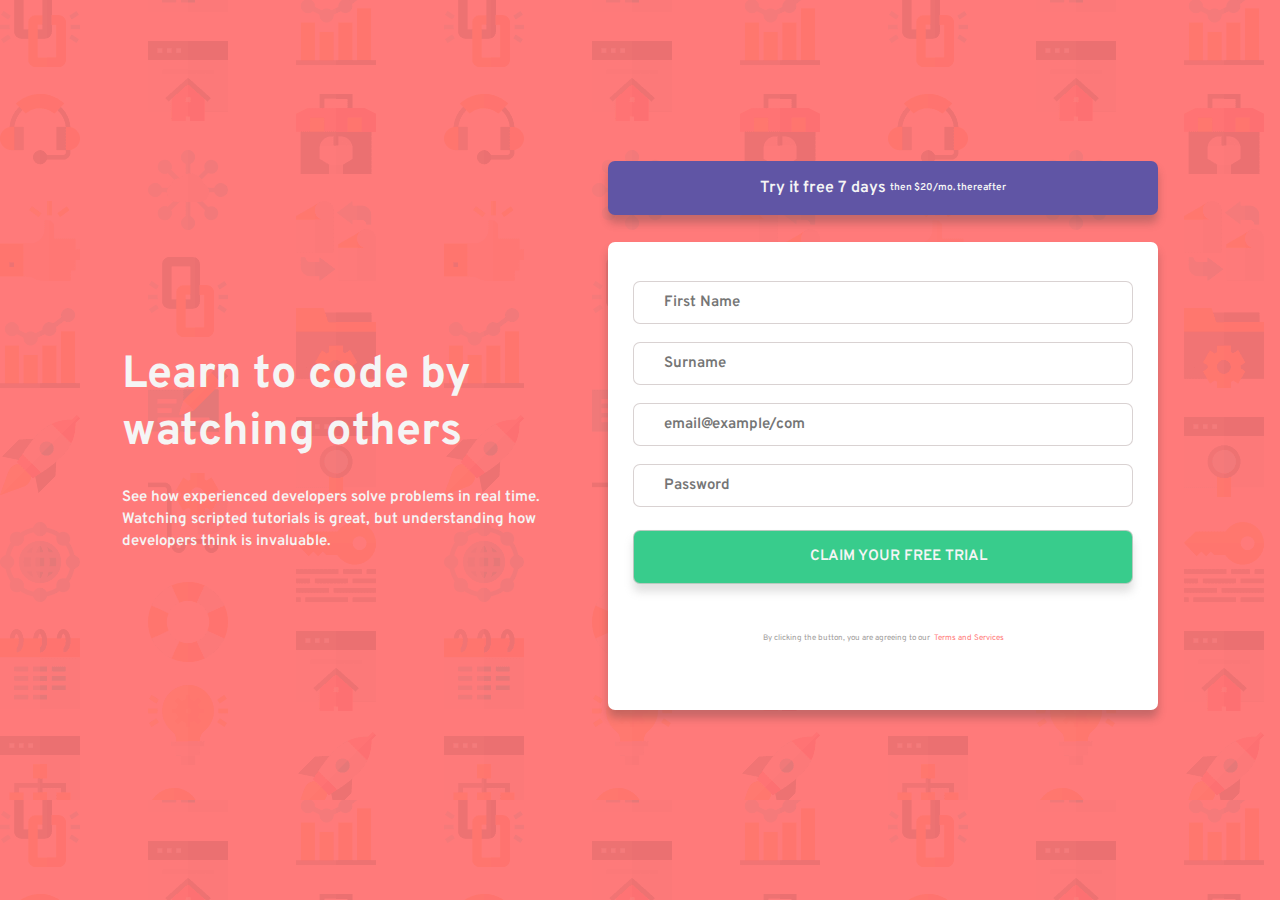
<file: index.html>
<!DOCTYPE html>
<html lang="en">
<head>
    <meta charset="UTF-8">
    <meta http-equiv="X-UA-Compatible" content="IE=edge">
    <meta name="viewport" content="width=device-width, initial-scale=1.0">
    <title>Intro-component-with-signup-form</title>
    <link rel="icon" href="./images/favicon-32x32.png">
    <link rel="stylesheet" href="./style.css">
</head>
<body>
    <div role="main" class="container">
        <div class="wrapper">
            <div class="learn">
                <h1>Learn to code by watching others</h1>
                <p>See how experienced developers solve problems in real time.  Watching scripted tutorials is great, but understanding how  developers think is invaluable.</p>
            </div>
            <div class="form">
                <div class="try">
                    <span>Try it free 7 days </span> &nbsp; then $20/mo. thereafter
                </div>
                <div class="form-card">
                    <form class="submission" autocomplete="off" >
                        <div class="form-one">
                            <input placeholder ="First Name" type="text" id="one" class="cando" value=""> 
                            <svg width="24" class="error" id="one-1" height="24" xmlns="http://www.w3.org/2000/svg"><g fill="none" fill-rule="evenodd"><circle fill="#FF7979" cx="12" cy="12" r="12"/><rect fill="#FFF" x="11" y="6" width="2" height="9" rx="1"/><rect fill="#FFF" x="11" y="17" width="2" height="2" rx="1"/></g></svg> <br><br>
                            <small><i class="error texc" id="one-2">First Name cannot be empty</i></small>
                        </div>
                        <div class="form-one">
                            <input placeholder ="Surname" type="text" class="cando" id="two" value=""> 
                            <svg width="24" class="error" id="two-1" height="24" xmlns="http://www.w3.org/2000/svg"><g fill="none" fill-rule="evenodd"><circle fill="#FF7979" cx="12" cy="12" r="12"/><rect fill="#FFF" x="11" y="6" width="2" height="9" rx="1"/><rect fill="#FFF" x="11" y="17" width="2" height="2" rx="1"/></g></svg> <br><br>
                            <small><i class="error texc" id="two-2">Last Name cannot be empty</i></small>
                        </div>
                        <div class="form-one">
                            <input placeholder ="email@example/com" type="text"   class="cando" id="three" value=""> 
                            <svg width="24" class="error" id="three-1" height="24" xmlns="http://www.w3.org/2000/svg"><g fill="none" fill-rule="evenodd"><circle fill="#FF7979" cx="12" cy="12" r="12"/><rect fill="#FFF" x="11" y="6" width="2" height="9" rx="1"/><rect fill="#FFF" x="11" y="17" width="2" height="2" rx="1"/></g></svg> <br><br>
                            <small><i class="error texc" id="three-2">Looks like this is not an email</i></small>
                        </div>
                        <div class="form-one">
                            <input placeholder ="Password" type="password" class="cando sure" id="four" value="">                             
                            <svg width="24" class="error" id="four-1" height="24" xmlns="http://www.w3.org/2000/svg"><g fill="none" fill-rule="evenodd"><circle fill="#FF7979" cx="12" cy="12" r="12"/><rect fill="#FFF" x="11" y="6" width="2" height="9" rx="1"/><rect fill="#FFF" x="11" y="17" width="2" height="2" rx="1"/></g></svg> <br><br>
                            <small><i class="error texc" id="four-2">Password cannot be empty</i></small>
                        </div>
                        <input type="submit" value=" CLAIM YOUR FREE TRIAL ">
                    </form>
                    <p>By clicking the button, you are agreeing to our <span> &nbsp; Terms and Services</span>  </p>
                </div>
            </div>
        </div>
    </div>    
    <script src="./script.js"></script>
</body>
</html>
</file>
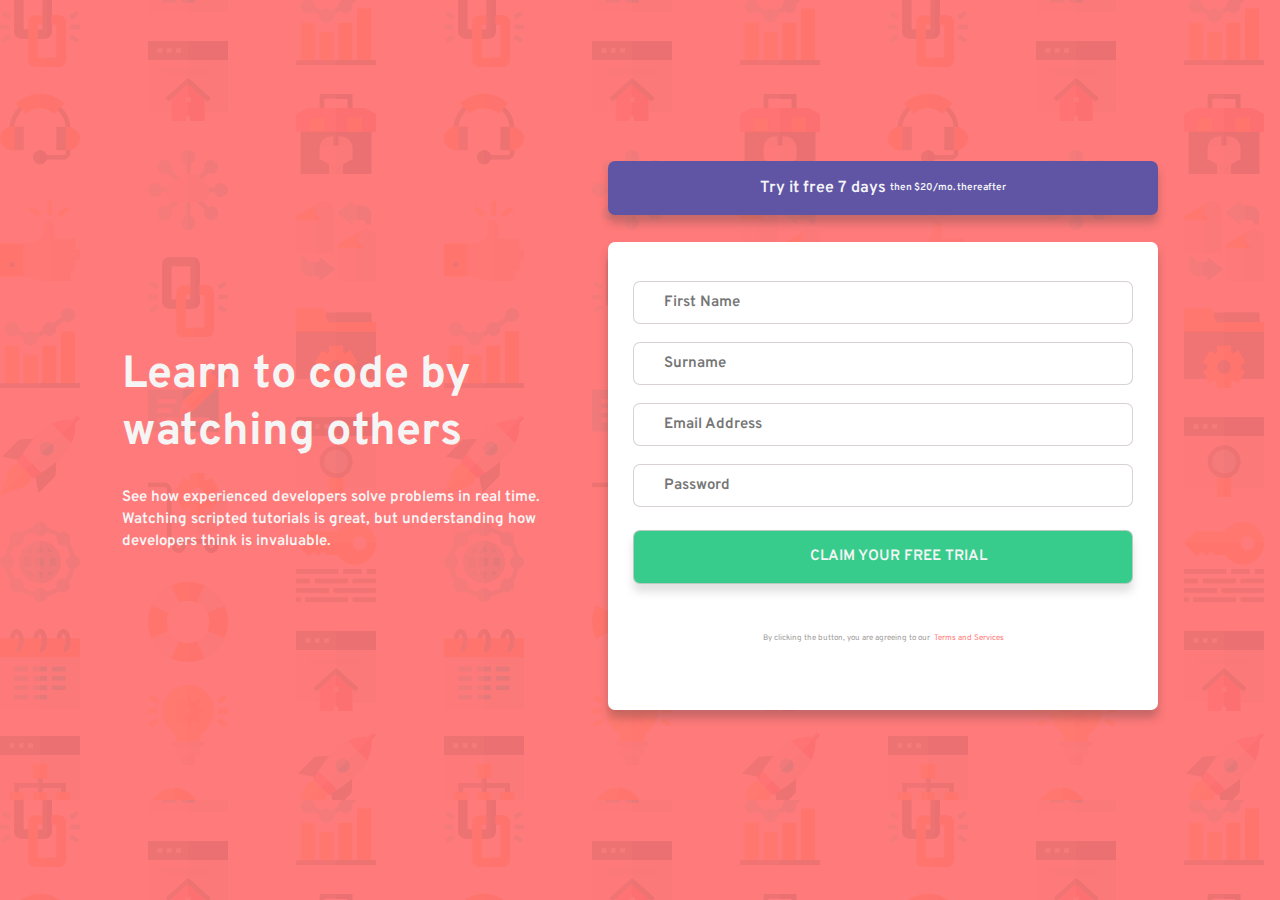
<file: intro-component-with-signup-form-master/index.html>
<!DOCTYPE html>
<html lang="en">
<head>
    <meta charset="UTF-8">
    <meta http-equiv="X-UA-Compatible" content="IE=edge">
    <meta name="viewport" content="width=device-width, initial-scale=1.0">
    <title>Form Field</title>
    <link rel="icon" href="./images/favicon-32x32.png">
    <link rel="stylesheet" href="./style.css">
</head>
<body>
    <div role="main" class="container">
        <div class="wrapper">
            <div class="learn">
                <h2>Learn to code by watching others</h2>
                <p>See how experienced developers solve problems in real time.  Watching scripted tutorials is great, but understanding how  developers think is invaluable.</p>
            </div>
            <div class="form">
                <div class="try">
                    <span>Try it free 7 days </span> &nbsp; then $20/mo. thereafter
                </div>
                <div class="form-card">
                    <form class="submission" autocomplete="off" >
                        <div class="form-one">
                            <input placeholder ="First Name" type="text" id="one" class="cando" value=""> 
                            <svg width="24" class="error" id="one-1" height="24" xmlns="http://www.w3.org/2000/svg"><g fill="none" fill-rule="evenodd"><circle fill="#FF7979" cx="12" cy="12" r="12"/><rect fill="#FFF" x="11" y="6" width="2" height="9" rx="1"/><rect fill="#FFF" x="11" y="17" width="2" height="2" rx="1"/></g></svg> <br><br>
                            <small><i class="error texc" id="one-2">First Name cannot be empty</i></small>
                        </div>
                        <div class="form-one">
                            <input placeholder ="Surname" type="text" class="cando" id="two" value=""> 
                            <svg width="24" class="error" id="two-1" height="24" xmlns="http://www.w3.org/2000/svg"><g fill="none" fill-rule="evenodd"><circle fill="#FF7979" cx="12" cy="12" r="12"/><rect fill="#FFF" x="11" y="6" width="2" height="9" rx="1"/><rect fill="#FFF" x="11" y="17" width="2" height="2" rx="1"/></g></svg> <br><br>
                            <small><i class="error texc" id="two-2">Last Name cannot be empty</i></small>
                        </div>
                        <div class="form-one">
                            <input placeholder ="Email Address" type="text" name=""  class="cando" id="three" value=""> 
                            <svg width="24" class="error" id="three-1" height="24" xmlns="http://www.w3.org/2000/svg"><g fill="none" fill-rule="evenodd"><circle fill="#FF7979" cx="12" cy="12" r="12"/><rect fill="#FFF" x="11" y="6" width="2" height="9" rx="1"/><rect fill="#FFF" x="11" y="17" width="2" height="2" rx="1"/></g></svg> <br><br>
                            <small><i class="error texc" id="three-2">Looks like this is not an email</i></small>
                        </div>
                        <div class="form-one">
                            <input placeholder ="Password" type="password" name=""  class="cando sure" id="four" value="">                             
                            <svg width="24" class="error" id="four-1" height="24" xmlns="http://www.w3.org/2000/svg"><g fill="none" fill-rule="evenodd"><circle fill="#FF7979" cx="12" cy="12" r="12"/><rect fill="#FFF" x="11" y="6" width="2" height="9" rx="1"/><rect fill="#FFF" x="11" y="17" width="2" height="2" rx="1"/></g></svg> <br><br>
                            <small><i class="error texc" id="four-2">Password cannot be empty</i></small>
                        </div>
                        <input type="submit" value=" CLAIM YOUR FREE TRIAL ">
                    </form>
                    <p>By clicking the button, you are agreeing to our <span> &nbsp; Terms and Services</span>  </p>
                </div>
            </div>
        </div>
    </div>    
    <script src="./script.js"></script>
</body>
</html>
</file>
<file: style.css>
@import url('https://fonts.googleapis.com/css2?family=Overpass&display=swap');
*{
    margin: 0%;
    padding: 0%;
    box-sizing: border-box;
    transition: all 0.2s ease-in-out;
}
.wrapper{
    background-color:hsl(0, 100%, 74%);
    background-image: url(./images/bg-intro-desktop.png);
    background-blend-mode:inherit;
    min-width: 90%;
    height: 100vh;
    display: flex;
    justify-content: center;
    align-items: center;
}
.learn{
    background-color: transparent;
    width: 40%;
    height:100%;
    display: flex;
    justify-content: center;
    align-items: flex-start;
    flex-direction: column;
    padding-left: 10%;
}
.learn > h1{
    color:whitesmoke;
    margin-bottom: 6%;
    font-size: 45px;
    font-weight: 700;
    font-family: 'Overpass', sans-serif;
}
.learn > p{
    color:whitesmoke;
    font-family: 'Overpass', sans-serif;
    font-size: 15px;
    font-weight: 600;
    line-height: 22px;
}
.form{
    background-color: transparent;
    width: 45%;
    height: 70%;
    display: flex;
    justify-content: flex-start;
    align-items: center;
    flex-direction: column;
    padding-top: 2%;
    padding-right: 10%;
}
.try{
    background-color: hsl(248, 32%, 49%);
    color: whitesmoke;
    display: flex;
    justify-content: center;
    align-items: center;
    width: 100%;
    height: 6vh;
    margin-bottom: 3%;
    border-radius: 7px;
    font-size: 15px;
    font-weight:600;
    font-family: 'Overpass', sans-serif;
    box-shadow: 0 0.5rem 0.5rem rgba(61, 60, 60, 0.291) ;
}
.try > span{
    font-size: 16px;
}
.form-card {
    display: flex;
    padding: 0px 25px;
    flex-direction:column ;
    background-color: white;
    width:100%;
    height: 55vh;
    padding-top: 7%;
    border-radius: 7px;
    box-shadow: 0 0.5rem 0.5rem rgba(61, 60, 60, 0.291) ;
}
.form-one{
    position: relative;
    width: 100%;
}
.form-one  svg{
    position: absolute;
    right: 15px;
    top: 15px;
    display: none;
}
.form-one > small > i{
    position: absolute;
    right: 0;
    top: 55px;
    color:hsl(0, 100%, 74%);
    font-size: 11px;
    display: none;
    font-family: 'Overpass', sans-serif;
    font-weight: 600;
}
.error{
    display: block;
    outline-color: hsl(0, 100%, 74%);
    border-color: hsl(0, 100%, 74%);
}
input{
    width: 100%;
    display: flex;
    justify-content: center;
    align-items: center;
    height: 52px;
    margin-bottom: -18px;
    padding-left: 6%;
    font-family: 'Overpass', sans-serif;
    font-size: 15px;
    font-weight: 600;
    border-radius:7px ;
    border: .001px solid rgba(209, 201, 201, 0.83) ;
}
::-webkit-input-placeholder{
    font-weight: 600;
    font-size: 15px;
}
input:focus{
    outline-color: hsl(246, 25%, 77%);
    border-color: hsl(246, 25%, 77%);
}
input[type="submit"]{
    cursor: pointer;
    background-color: hsl(154, 59%, 51%);
    color: whitesmoke;
    display: flex;
    justify-content: center;
    align-items: center;
    width:100%;
    height: 6vh;
    border-radius: 7px;
    font-size: 15px;
    font-family: 'Overpass', sans-serif;
    font-weight: 600;
    text-align: center;
    box-shadow: 0 0.5rem 0.5rem rgba(152, 150, 150, 0.291) ;
    margin-top: 5px;
}
.form-card > p{
    display: flex;
    width: 100%;
    height:28vh;
    justify-content: center;
    align-items: center; 
    font-size: 11px;
    font-family: 'Overpass', sans-serif;
    color: rgb(160, 156, 156);
}
.form-card p > span{
    color:hsl(0, 100%, 74%);
}
@media screen  and (min-width:800px) and (max-width:1400px){
    .wrapper{
        background-color:hsl(0, 100%, 74%);
        background-image: url(./images/bg-intro-desktop.png);
        background-blend-mode: multiply;
        min-width: 90%;
        height: 100vh;
        display: flex;
        justify-content: center;
        align-items: center;
    }
    .try{
        margin-bottom: 5%;
        font-size: 10px;       
    }
    input[type="submit"]{
        font-size: 15px;
        font-weight: 0;
    }
    .form-card {
        height: 52vh;
    }
    input{
        height: 43px;
    }
    .form-card > p{
        height:28vh;
        font-size: 8px;
    }
    .form{
        padding-right: 2%;
    }
    .learn{
        padding-right: 3%;
        padding-left: 2%;
    }    
    .form-one{
        position: relative;
        width: 100%;
    }
    .form-one  svg{
        position: absolute;
        right: 15px;
        top: 11px;
    }
    .form-one > small > i{
        position: absolute;
        right: 0;
        top: 46px;
        color:hsl(0, 100%, 74%);
    }
  }
@media screen and (min-width:500px) and (max-width:799.9px){
    .wrapper{
        min-width: 90%;
        height: 100vh;
        display: flex;
        justify-content: center;
        align-items: center;
        flex-direction: column;
    }
    .learn{
        width: 100%;
        padding-right: 10%;
        padding-left: 10%;
        padding-top: 10%;
    }
    .learn > h1{
        margin-bottom: 0%;
        font-size: 30px;
        font-weight: 500;
        width: 100%;
        font-family: 'Overpass', sans-serif;
        text-align: center;
    }
    .learn > p{
        color:whitesmoke;
        font-family: 'Overpass', sans-serif;
        font-size: 14px;
        font-weight: 500;
        line-height: 22px;
        margin-top: 2%;
        text-align: center;
    }
    .try{
        margin-bottom: 3%;
        
    }
    input[type="submit"]{
        font-size: 12px;
        font-weight: 0;
    }
    .form-card {
        height: 55vh;
        margin-bottom: 11px;
    }
    input{
        height: 55px;
    }
    .form-card > p{
        height:28vh;
        font-size: 8px;
        margin-top: 10px;
    }
    .form{
        width: 100%;
        padding-right: 10%;
        padding-left: 10%;
    }
    ::-webkit-input-placeholder{
        font-weight: 500;
        font-size: 14px;
    }
}
@media screen and (min-width:200px) and (max-width:499.9px){
    .wrapper{
        min-width: 90%;
        height: 100vh;
        display: flex;
        justify-content: center;
        align-items: center;
        flex-direction: column;
    }
    .learn{
        width: 100%;
        padding-right: 10%;
        padding-left: 10%;
        padding-top: 10%;
    }
    .learn > h1{
        margin-bottom: 0%;
        font-size: 30px;
        font-weight: 500;
        width: 100%;
        font-family: 'Overpass', sans-serif;
        text-align: center;
    }
    .learn > p{
        color:whitesmoke;
        font-family: 'Overpass', sans-serif;
        font-size: 14px;
        font-weight: 500;
        line-height: 22px;
        margin-top: 2%;
        text-align: center;
    }
    .try > span{
        font-size: 13px;
    }
    .try{
        font-size: 11px;    
    }   
    input[type="submit"]{
        font-size: 12px;
        font-weight: 0;
        text-align: center;
        margin-top: 12px;
    }
    ::-webkit-input-placeholder{
        font-weight: 500;
        font-size: 12px;
    }
    .form-card {
        height: 45vh;
        margin-bottom: 11px;
    }
    input{
        height: 40px;
    }
    .form-card > p{
        height:28vh;
        font-size: 7px;
    }
    .form{
        width: 100%;
        padding-right: 10%;
        padding-left: 10%;
    }    
    .form-one{
        position: relative;
        width: 100%;
    }
    .form-one  svg{
        position: absolute;
        right: 15px;
        top: 9px;
    }
    .form-one > small > i{
        position: absolute;
        right: 0;
        top: 43px;
        color:hsl(0, 100%, 74%);
    }
}
@media screen and (min-height:400px) and (max-height:750px){
    .form-card {
        height: 55vh;
        margin-bottom: 11px;
    }
}
</file>
<file: intro-component-with-signup-form-master/style.css>
@import url('https://fonts.googleapis.com/css2?family=Overpass&display=swap');
*{
    margin: 0%;
    padding: 0%;
    box-sizing: border-box;
    transition: all 0.2s ease-in-out;
}
.wrapper{
    background-color:hsl(0, 100%, 74%);
    background-image: url(./images/bg-intro-desktop.png);
    background-blend-mode:inherit;
    min-width: 90%;
    height: 100vh;
    display: flex;
    justify-content: center;
    align-items: center;
}
.learn{
    background-color: transparent;
    width: 40%;
    height:100%;
    display: flex;
    justify-content: center;
    align-items: flex-start;
    flex-direction: column;
    padding-left: 10%;
}
.learn > h2{
    color:whitesmoke;
    margin-bottom: 6%;
    font-size: 45px;
    font-weight: 700;
    font-family: 'Overpass', sans-serif;
}
.learn > p{
    color:whitesmoke;
    font-family: 'Overpass', sans-serif;
    font-size: 15px;
    font-weight: 600;
    line-height: 22px;
}
.form{
    background-color: transparent;
    width: 45%;
    height: 70%;
    display: flex;
    justify-content: flex-start;
    align-items: center;
    flex-direction: column;
    padding-top: 2%;
    padding-right: 10%;
}
.try{
    background-color: hsl(248, 32%, 49%);
    color: whitesmoke;
    display: flex;
    justify-content: center;
    align-items: center;
    width: 100%;
    height: 6vh;
    margin-bottom: 3%;
    border-radius: 7px;
    font-size: 15px;
    font-weight:600;
    font-family: 'Overpass', sans-serif;
    box-shadow: 0 0.5rem 0.5rem rgba(61, 60, 60, 0.291) ;
}
.try > span{
    font-size: 16px;
}
.form-card {
    display: flex;
    padding: 0px 25px;
    flex-direction:column ;
    background-color: white;
    width:100%;
    height: 55vh;
    padding-top: 7%;
    border-radius: 7px;
    box-shadow: 0 0.5rem 0.5rem rgba(61, 60, 60, 0.291) ;
}
.form-one{
    position: relative;
    width: 100%;
}
.form-one  svg{
    position: absolute;
    right: 15px;
    top: 15px;
    display: none;
}
.form-one > small > i{
    position: absolute;
    right: 0;
    top: 55px;
    color:hsl(0, 100%, 74%);
    font-size: 11px;
   display: none;
   font-family: 'Overpass', sans-serif;
   font-weight: 600;
}
.error{
    display: block;
    outline-color: hsl(0, 100%, 74%);
    border-color: hsl(0, 100%, 74%);
}
input{
    width: 100%;
    display: flex;
    justify-content: center;
    align-items: center;
    height: 52px;
    margin-bottom: -18px;
    padding-left: 6%;
    font-family: 'Overpass', sans-serif;
    font-size: 15px;
    font-weight: 600;
    border-radius:7px ;
    border: .001px solid rgba(209, 201, 201, 0.83) ;
}
::-webkit-input-placeholder{
    font-weight: 600;
    font-size: 15px;
}
input:focus{
    outline-color: hsl(246, 25%, 77%);
    border-color: hsl(246, 25%, 77%);
}
input[type="submit"]{
    cursor: pointer;
    background-color: hsl(154, 59%, 51%);
    color: whitesmoke;
    display: flex;
    justify-content: center;
    align-items: center;
    width:100%;
    height: 6vh;
    border-radius: 7px;
    font-size: 15px;
    font-family: 'Overpass', sans-serif;
    font-weight: 600;
    text-align: center;
    box-shadow: 0 0.5rem 0.5rem rgba(152, 150, 150, 0.291) ;
    margin-top: 5px;
}
.form-card > p{
    display: flex;
    width: 100%;
    height:28vh;
    justify-content: center;
    align-items: center; 
    font-size: 11px;
    font-family: 'Overpass', sans-serif;
    color: rgb(160, 156, 156);
}
.form-card p > span{
    color:hsl(0, 100%, 74%);
}
@media screen  and (min-width:800px) and (max-width:1400px){
    .wrapper{
        background-color:hsl(0, 100%, 74%);
        background-image: url(./images/bg-intro-desktop.png);
        background-blend-mode: multiply;
        min-width: 90%;
        height: 100vh;
        display: flex;
        justify-content: center;
        align-items: center;
    }
    .try{
        margin-bottom: 5%;
        font-size: 10px;       
    }
    input[type="submit"]{
        font-size: 15px;
        font-weight: 0;
    }
    .form-card {
        height: 52vh;
    }
    input{
        height: 43px;
    }
    .form-card > p{
        height:28vh;
        font-size: 8px;
    }
    .form{
        padding-right: 2%;
    }
    .learn{
        padding-right: 3%;
        padding-left: 2%;
    }    
    .form-one{
        position: relative;
        width: 100%;
    }
    .form-one  svg{
        position: absolute;
        right: 15px;
        top: 11px;
    }
    .form-one > small > i{
        position: absolute;
        right: 0;
        top: 46px;
        color:hsl(0, 100%, 74%);
    }
  }
@media screen and (min-width:500px) and (max-width:799.9px){
    .wrapper{
        min-width: 90%;
        height: 100vh;
        display: flex;
        justify-content: center;
        align-items: center;
        flex-direction: column;
    }
    .learn{
        width: 100%;
        padding-right: 10%;
        padding-left: 10%;
        padding-top: 10%;
    }
    .learn > h2{
        margin-bottom: 0%;
        font-size: 30px;
        font-weight: 500;
        width: 100%;
        font-family: 'Overpass', sans-serif;
        text-align: center;
    }
    .learn > p{
        color:whitesmoke;
        font-family: 'Overpass', sans-serif;
        font-size: 14px;
        font-weight: 500;
        line-height: 22px;
        margin-top: 2%;
        text-align: center;
    }
    .try{
        margin-bottom: 3%;
        
    }
    input[type="submit"]{
        font-size: 12px;
        font-weight: 0;
    }
    .form-card {
        height: 55vh;
        margin-bottom: 11px;
    }
    input{
        height: 55px;
    }
    .form-card > p{
        height:28vh;
        font-size: 8px;
        margin-top: 10px;
    }
    .form{
        width: 100%;
        padding-right: 10%;
        padding-left: 10%;
    }
    ::-webkit-input-placeholder{
        font-weight: 500;
        font-size: 14px;
    }
}
@media screen and (min-width:200px) and (max-width:499.9px){
    .wrapper{
        min-width: 90%;
        height: 100vh;
        display: flex;
        justify-content: center;
        align-items: center;
        flex-direction: column;
    }
    .learn{
        width: 100%;
        padding-right: 10%;
        padding-left: 10%;
        padding-top: 10%;
    }
    .learn > h2{
        margin-bottom: 0%;
        font-size: 30px;
        font-weight: 500;
        width: 100%;
        font-family: 'Overpass', sans-serif;
        text-align: center;
    }
    .learn > p{
        color:whitesmoke;
        font-family: 'Overpass', sans-serif;
        font-size: 14px;
        font-weight: 500;
        line-height: 22px;
        margin-top: 2%;
        text-align: center;
    }
    .try > span{
        font-size: 13px;
    }
    .try{
        font-size: 11px;    
    }   
    input[type="submit"]{
        font-size: 12px;
        font-weight: 0;
        text-align: center;
        margin-top: 12px;
    }
    ::-webkit-input-placeholder{
        font-weight: 500;
        font-size: 12px;
    }
    .form-card {
        height: 45vh;
        margin-bottom: 11px;
    }
    input{
        height: 40px;
    }
    .form-card > p{
        height:28vh;
        font-size: 7px;
    }
    .form{
        width: 100%;
        padding-right: 10%;
        padding-left: 10%;
    }    
    .form-one{
        position: relative;
        width: 100%;
    }
    .form-one  svg{
        position: absolute;
        right: 15px;
        top: 9px;
    }
    .form-one > small > i{
        position: absolute;
        right: 0;
        top: 43px;
        color:hsl(0, 100%, 74%);
    }
}
@media screen and (min-height:400px) and (max-height:750px){
    .form-card {
        height: 55vh;
        margin-bottom: 11px;
    }
}
</file>
